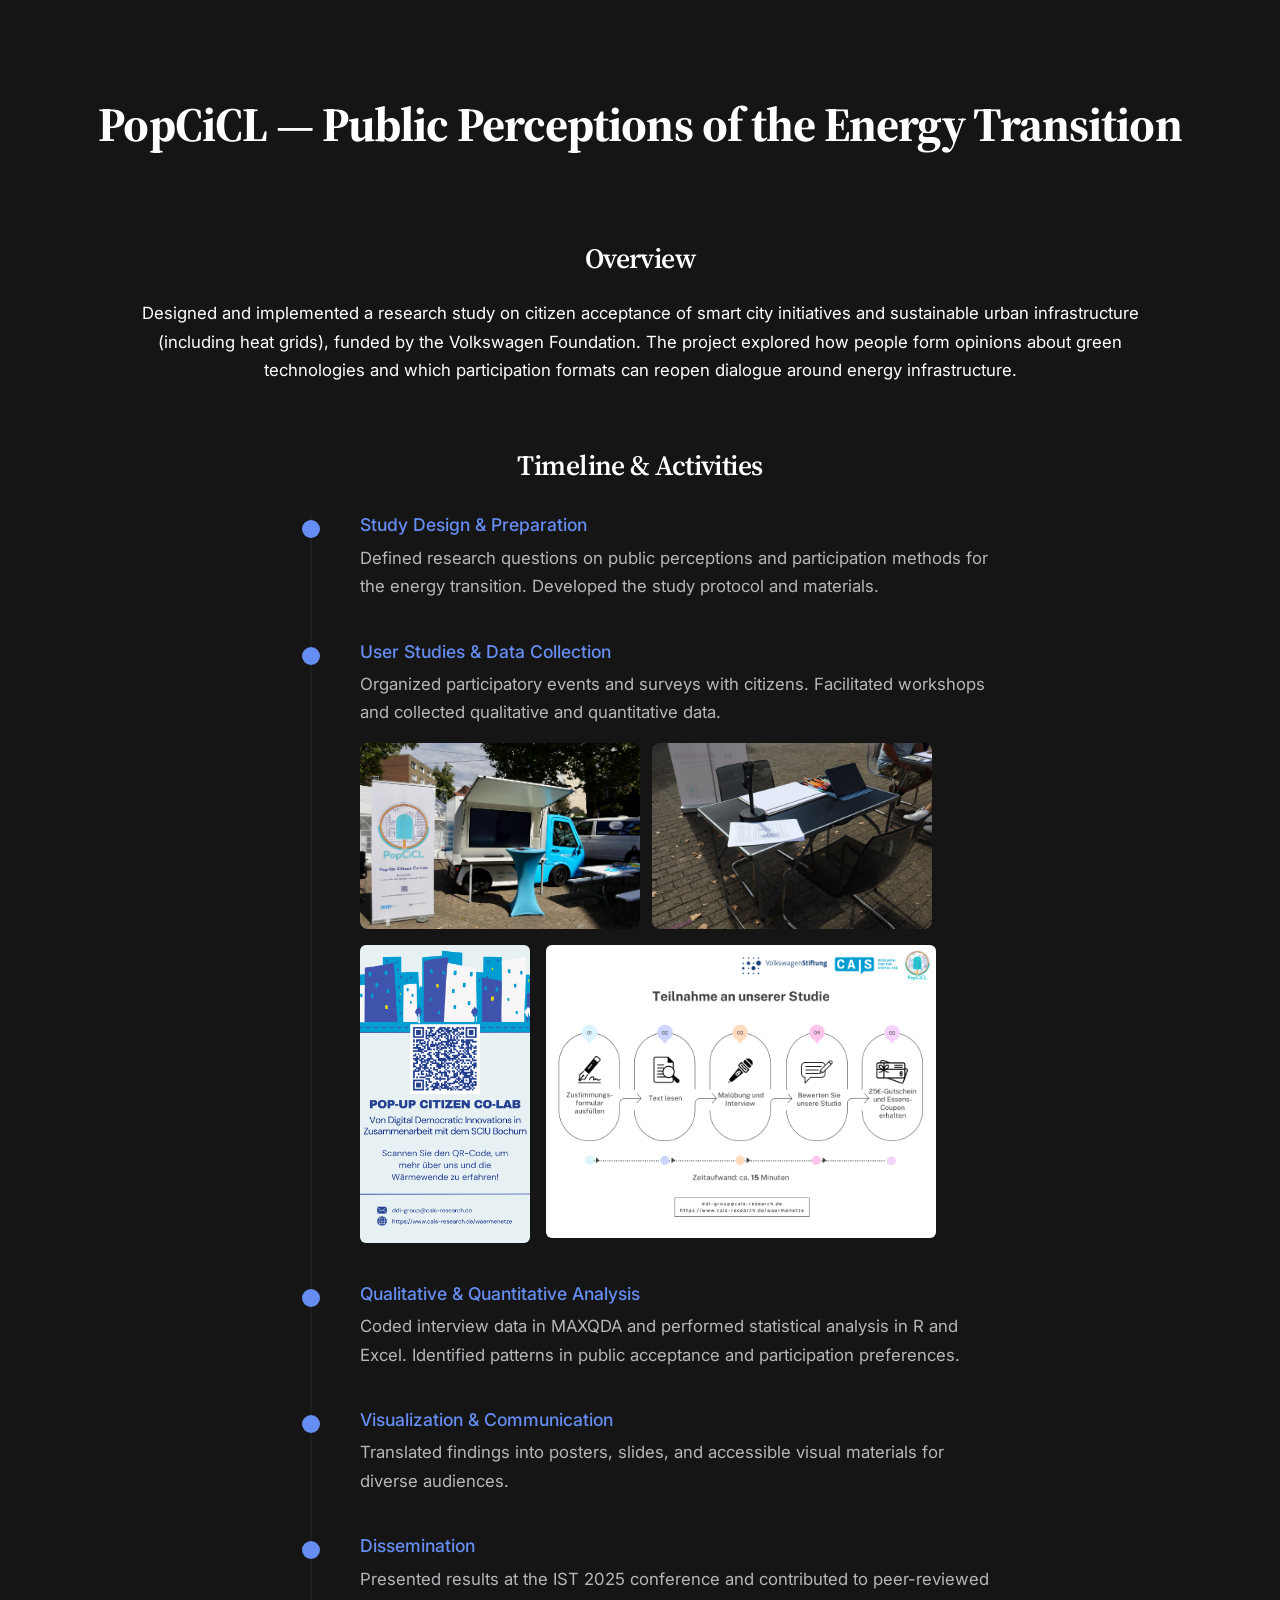
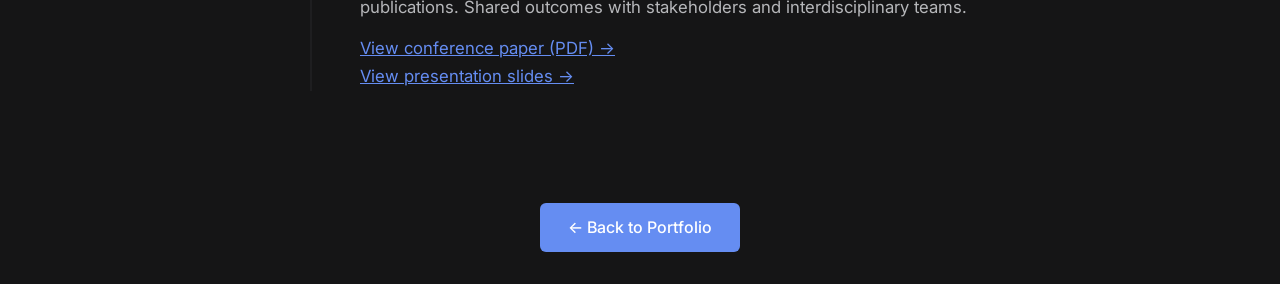
<file: cais-project.html>
<!DOCTYPE html>
<html lang="en">
<head>
    <meta charset="UTF-8">
    <meta name="viewport" content="width=device-width, initial-scale=1.0">
    <title>PopCiCL — Public Perceptions of the Energy Transition | Karen Hoffmann</title>
    <link rel="stylesheet" href="https://maxst.icons8.com/vue-static/landings/line-awesome/line-awesome/1.3.0/css/line-awesome.min.css">
    <link href="https://cdn.jsdelivr.net/npm/bootstrap@5.2.0-beta1/dist/css/bootstrap.min.css" rel="stylesheet">
    <link rel="stylesheet" href="assets/css/main.css">
    <style>
        body { background: #151516; color: #fff; }
        .project-hero { padding: 6rem 0 3rem; text-align: center; }
        .project-hero h1 { font-size: clamp(2rem, 5vw, 3rem); margin-bottom: 0.5rem; }
        .project-hero .meta { color: #B6B7BA; margin-bottom: 2rem; }
        .section { padding: 2rem 0; max-width: 800px; margin: 0 auto; }
        .section h2 { text-align: center; margin-bottom: 1.5rem; }
        .timeline { position: relative; max-width: 700px; margin: 2rem auto 3rem; }
        .timeline::before { content: ""; position: absolute; left: 20px; top: 0; bottom: 0; width: 2px; background: #1E1E20; z-index: 0; }
        .timeline-item { position: relative; padding-left: 70px; margin-bottom: 2.5rem; z-index: 1; }
        .timeline-item::before { content: ""; position: absolute; left: 12px; top: 6px; width: 18px; height: 18px; background: #658DF2; border-radius: 50%; }
        .timeline-item h3 { margin-bottom: 0.5rem; color: #658DF2; }
        .timeline-item p { color: #B6B7BA; max-width: none; margin-bottom: 0; }
        .gallery { display: flex; flex-wrap: wrap; justify-content: center; gap: 1.5rem; margin: 2rem 0; }
        .gallery img { width: 280px; height: 200px; object-fit: cover; border-radius: 8px; }
        .section.text-center { text-align: center; }
        .section.text-center p { margin-left: auto; margin-right: auto; }
        .section.overview {
            max-width: 1500px !important;
            width: 100%;
            }
    </style>
</head>
<body>
    <div class="container">
        <div class="project-hero">
            <h1>PopCiCL — Public Perceptions of the Energy Transition</h1>
        </div>

        <div class="section text-center overview">
            <h2>Overview</h2>
            <p style="max-width: 1000px; margin: 0 auto;">
    Designed and implemented a research study on citizen acceptance of smart city initiatives and sustainable urban infrastructure (including heat grids), funded by the Volkswagen Foundation. The project explored how people form opinions about green technologies and which participation formats can reopen dialogue around energy infrastructure.
</p>
   </div>

        <div class="section text-center">
            <h2>Timeline & Activities</h2>
            <div class="timeline" style="text-align: left;">
                <div class="timeline-item">
                    <h3>Study Design & Preparation</h3>
                    <p>Defined research questions on public perceptions and participation methods for the energy transition. Developed the study protocol and materials.</p>
                </div>
                <div class="timeline-item">
                    <h3>User Studies & Data Collection</h3>
                    <p>Organized participatory events and surveys with citizens. Facilitated workshops and collected qualitative and quantitative data.</p>
                    <div style="display:flex; gap:12px; flex-wrap:nowrap; margin-top:1rem;">
                        <img src="assets/images/works/cais-van.png" alt="PopCiCL pop-up citizen lab setup" style="width:280px; height:auto; border-radius:8px; flex-shrink:0;">
                        <img src="assets/images/works/table.png" alt="Study materials and recording setup" style="width:280px; height:auto; border-radius:8px; flex-shrink:0;">
                    </div>
                    <div style="display:flex; gap:1rem; flex-wrap:wrap; justify-content:flex-start; margin-top:1rem; align-items:flex-start;">
                        <img src="assets/images/works/card.png" alt="PopCiCL info card" style="width:170px; height:auto; border-radius:6px;">
                        <img src="assets/images/works/workflow.png" alt="Study participation workflow" style="width:390px; height:auto; border-radius:6px;">
                    </div>
                </div>
                <div class="timeline-item">
                    <h3>Qualitative & Quantitative Analysis</h3>
                    <p>Coded interview data in MAXQDA and performed statistical analysis in R and Excel. Identified patterns in public acceptance and participation preferences.</p>
                </div>
                <div class="timeline-item">
                    <h3>Visualization & Communication</h3>
                    <p>Translated findings into posters, slides, and accessible visual materials for diverse audiences.</p>

                </div>
                <div class="timeline-item">
                    <h3>Dissemination</h3>
                    <p>Presented results at the IST 2025 conference and contributed to peer-reviewed publications. Shared outcomes with stakeholders and interdisciplinary teams.</p>
                    <p style="margin-top:0.75rem;">
                        <a href="https://drive.google.com/file/d/1XWVXzsA1Bxu6w6Y0zgLJfqfFvOuKeKpN/view?usp=share_link" target="_blank" style="color:#658DF2;">View conference paper (PDF) →</a><br>
                        <a href="https://docs.google.com/presentation/d/1YYmQL1NAjVzNtkTVc1jXXqvcZwOLng-o/edit?usp=share_link" target="_blank" style="color:#658DF2;">View presentation slides →</a>
                    </p>
                </div>
            </div>
        </div>
        <div class="section text-center">
            <a href="index.html#my_work" class="btn-custom-blue">← Back to Portfolio</a>
        </div>
    </div>
</body>
</html>
</file>
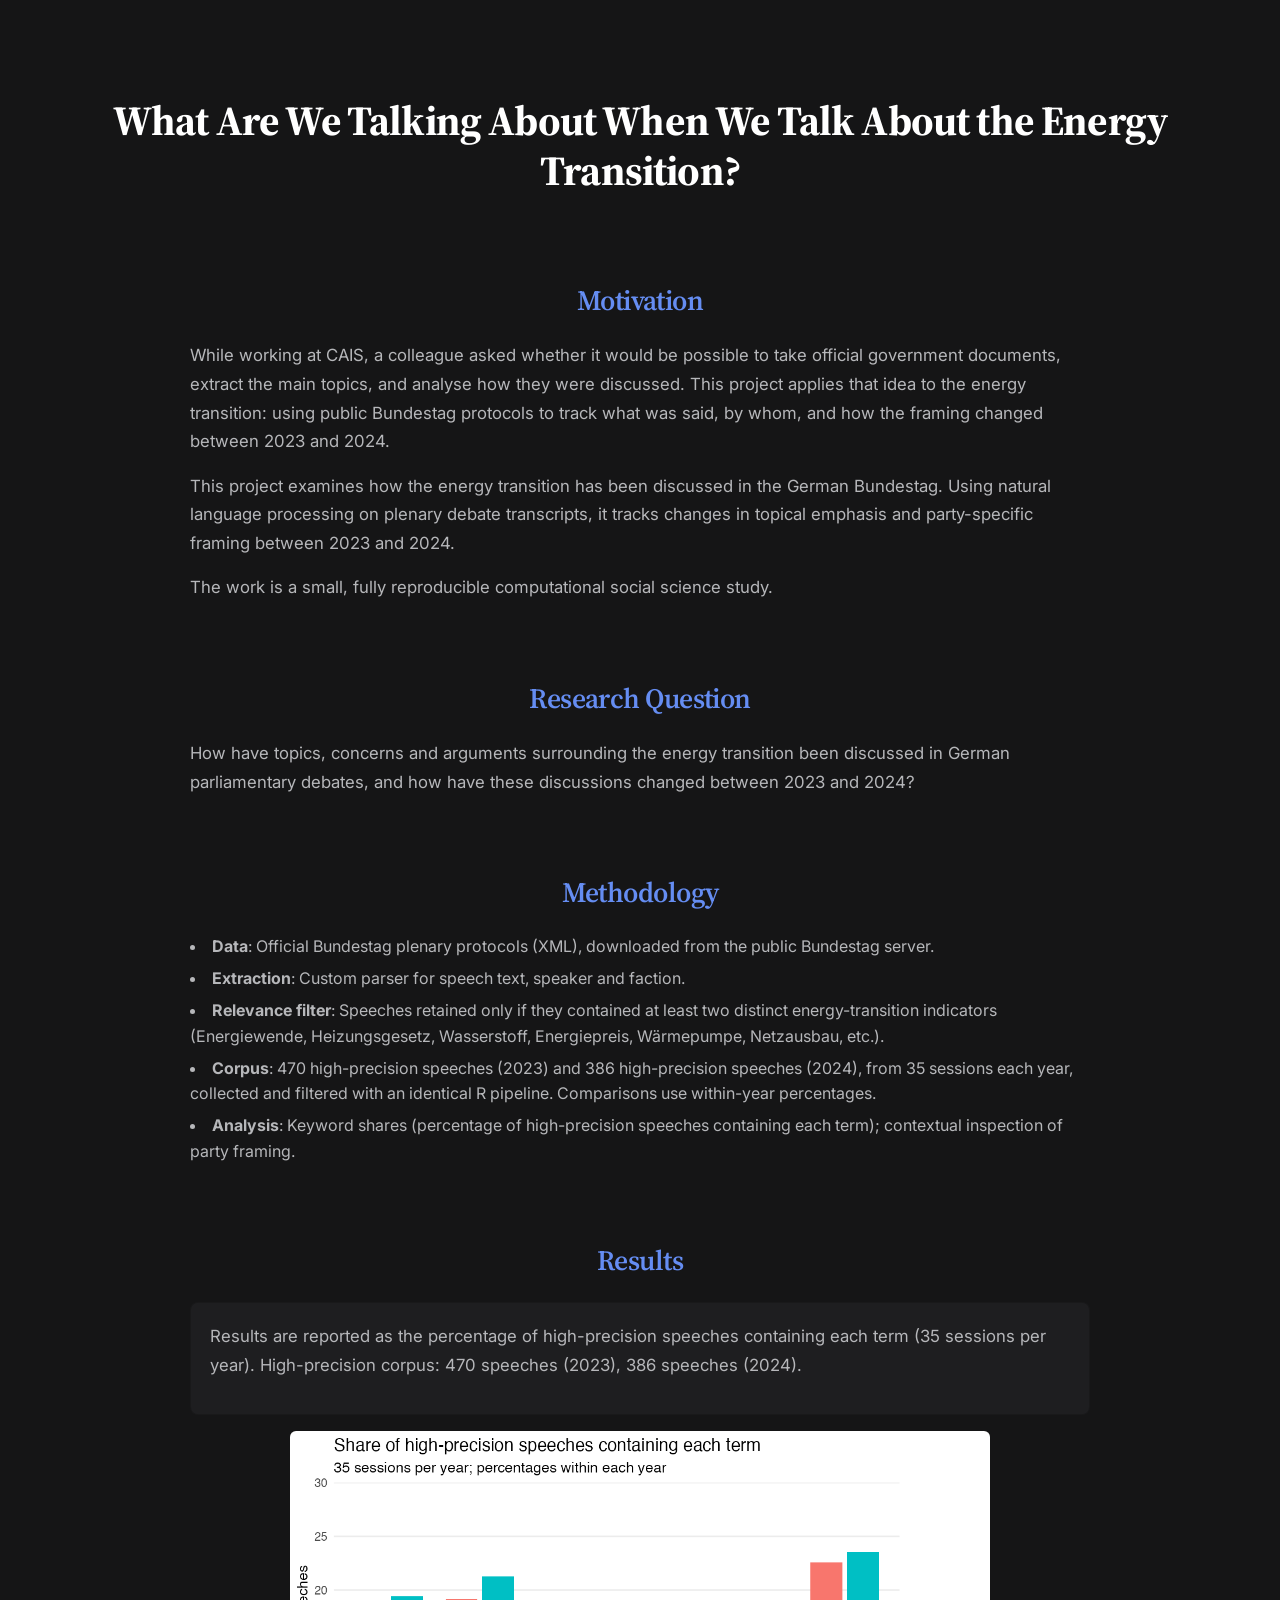
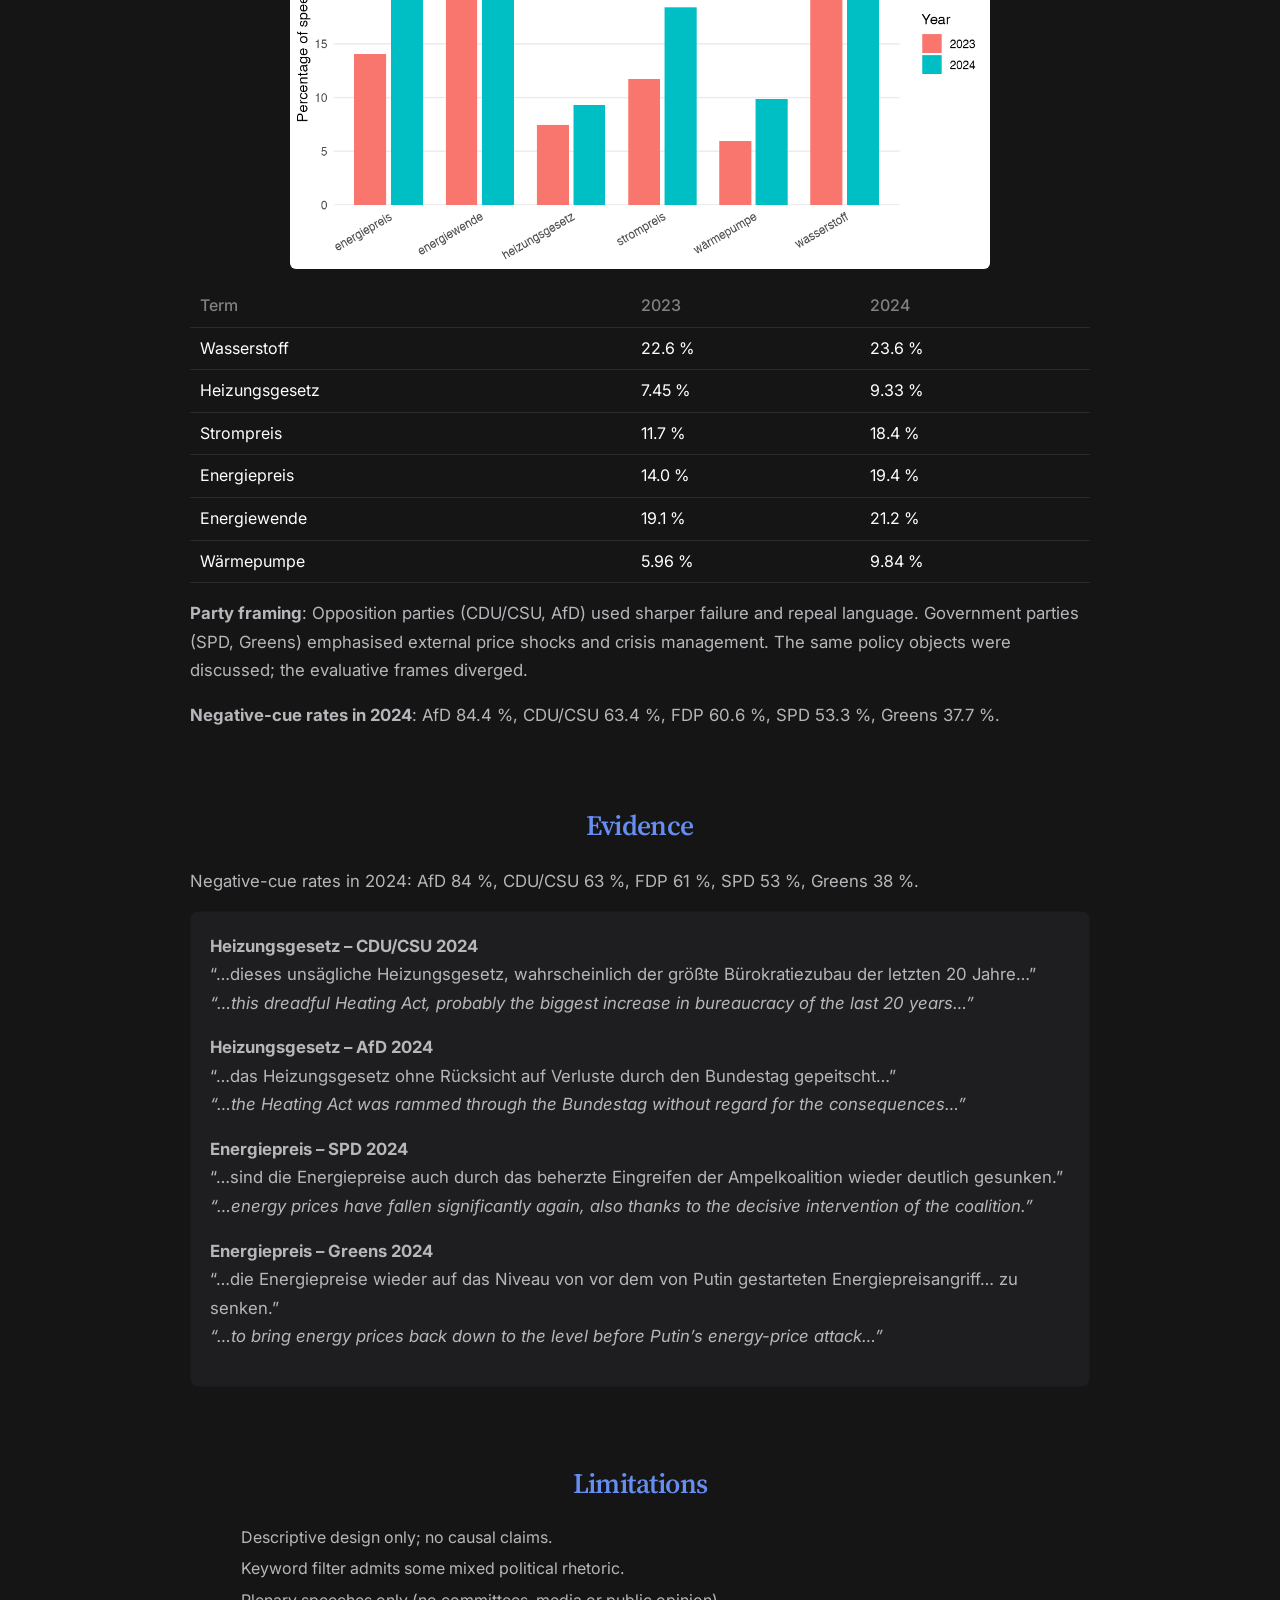
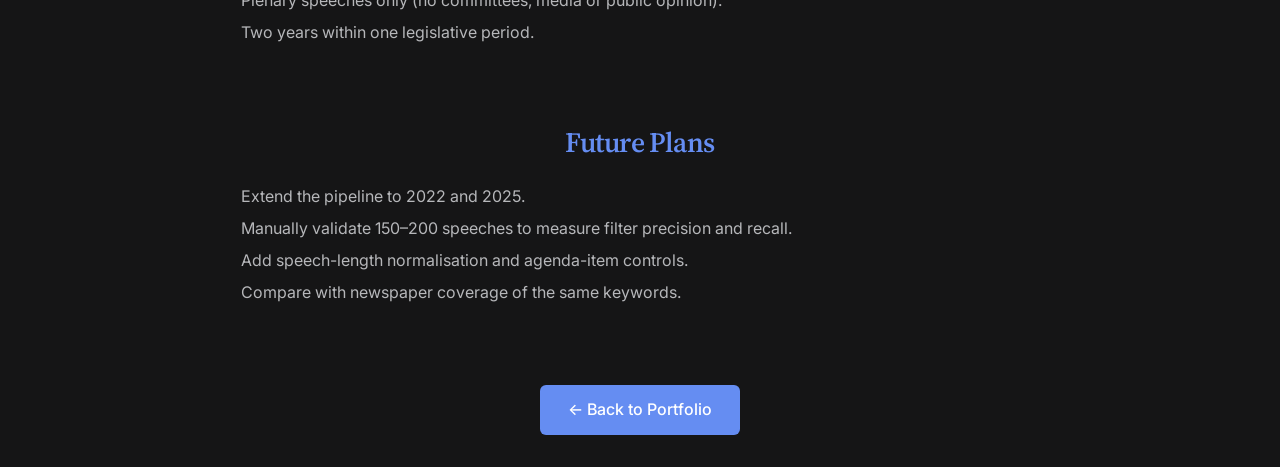
<file: energy-discourse.html>
<!DOCTYPE html>
<html lang="en">
<head>
    <meta charset="UTF-8">
    <meta name="viewport" content="width=device-width, initial-scale=1.0">
    <title>Energy Transition Discourse | Karen Hoffmann</title>
    <link rel="stylesheet" href="https://maxst.icons8.com/vue-static/landings/line-awesome/line-awesome/1.3.0/css/line-awesome.min.css">
    <link href="https://cdn.jsdelivr.net/npm/bootstrap@5.2.0-beta1/dist/css/bootstrap.min.css" rel="stylesheet">
    <link rel="stylesheet" href="assets/css/main.css">
    <style>
        body { background: #151516; color: #fff; }
        .project-hero { padding: 6rem 0 3rem; text-align: center; }
        .project-hero h1 { font-size: clamp(1.8rem, 4.5vw, 2.6rem); margin-bottom: 0.5rem; }
        .project-hero .meta { color: #B6B7BA; margin-bottom: 2rem; line-height: 1.6; }
        .section { padding: 2rem 0; max-width: 900px; margin: 0 auto; }
        .section h2 { text-align: center; margin-bottom: 1.5rem; color: #658DF2; }
        .section p, .section li { color: #B6B7BA; max-width: none; }
        .section ul { margin-left: 1.2rem; }
        .section li { margin-bottom: 0.4rem; }
        table { width: 100%; border-collapse: collapse; margin: 1rem 0; }
        th, td { text-align: left; padding: 0.5rem 0.6rem; border-bottom: 1px solid #2a2a2c; }
        th { color: #808185; font-weight: 500; }
        .card { background: #1E1E20; border-radius: 8px; padding: 1.2rem; margin: 1rem 0; }
        .back-link { margin-top: 1rem; display: inline-block; }
        .section.text-center { text-align: center; }
        a { color: #658DF2; }
    </style>
</head>
<body>
    <div class="container">
        <div class="project-hero">
            <h1>What Are We Talking About When We Talk About the Energy Transition?</h1>
         </div>

        <div class="section">
            <h2>Motivation</h2>
            <p>While working at CAIS, a colleague asked whether it would be possible to take official government documents, extract the main topics, and analyse how they were discussed. This project applies that idea to the energy transition: using public Bundestag protocols to track what was said, by whom, and how the framing changed between 2023 and 2024.</p>
            <p>This project examines how the energy transition has been discussed in the German Bundestag. Using natural language processing on plenary debate transcripts, it tracks changes in topical emphasis and party-specific framing between 2023 and 2024.</p>
            <p>The work is a small, fully reproducible computational social science study.</p>
        </div>

        <div class="section">
            <h2>Research Question</h2>
            <p>How have topics, concerns and arguments surrounding the energy transition been discussed in German parliamentary debates, and how have these discussions changed between 2023 and 2024?</p>
        </div>

        <div class="section">
            <h2>Methodology</h2>
            <p>
                <li><strong>Data</strong>: Official Bundestag plenary protocols (XML), downloaded from the public Bundestag server.</li>
                <li><strong>Extraction</strong>: Custom parser for speech text, speaker and faction.</li>
                <li><strong>Relevance filter</strong>: Speeches retained only if they contained at least two distinct energy-transition indicators (Energiewende, Heizungsgesetz, Wasserstoff, Energiepreis, Wärmepumpe, Netzausbau, etc.).</li>
                <li><strong>Corpus</strong>: 470 high-precision speeches (2023) and 386 high-precision speeches (2024), from 35 sessions each year, collected and filtered with an identical R pipeline. Comparisons use within-year percentages.</li>
                <li><strong>Analysis</strong>: Keyword shares (percentage of high-precision speeches containing each term); contextual inspection of party framing.</li>
            </p>
        </div>

        <div class="section">
            <h2>Results</h2>
            <div class="card">
                <p>Results are reported as the percentage of high-precision speeches containing each term (35 sessions per year). High-precision corpus: 470 speeches (2023), 386 speeches (2024).</p>
            </div>
            <img src="assets/images/works/chart.png" alt="Keyword shares 2023 vs 2024" style="width:100%; max-width:700px; border-radius:6px; margin:1rem auto; display:block;">
            <table>
                <thead>
                    <tr><th>Term</th><th>2023</th><th>2024</th></tr>
                </thead>
                <tbody>
                    <tr><td>Wasserstoff</td><td>22.6 %</td><td>23.6 %</td></tr>
                    <tr><td>Heizungsgesetz</td><td>7.45 %</td><td>9.33 %</td></tr>
                    <tr><td>Strompreis</td><td>11.7 %</td><td>18.4 %</td></tr>
                    <tr><td>Energiepreis</td><td>14.0 %</td><td>19.4 %</td></tr>
                    <tr><td>Energiewende</td><td>19.1 %</td><td>21.2 %</td></tr>
                    <tr><td>Wärmepumpe</td><td>5.96 %</td><td>9.84 %</td></tr>
                </tbody>
            </table>
            <p><strong>Party framing</strong>: Opposition parties (CDU/CSU, AfD) used sharper failure and repeal language. Government parties (SPD, Greens) emphasised external price shocks and crisis management. The same policy objects were discussed; the evaluative frames diverged.</p>
            <p><strong>Negative-cue rates in 2024</strong>: AfD 84.4 %, CDU/CSU 63.4 %, FDP 60.6 %, SPD 53.3 %, Greens 37.7 %.</p>
        </div>

        <div class="section">
            <h2>Evidence</h2>
            <p>Negative-cue rates in 2024: AfD 84 %, CDU/CSU 63 %, FDP 61 %, SPD 53 %, Greens 38 %.</p>
            <div class="card">
                <p><strong>Heizungsgesetz – CDU/CSU 2024</strong><br>
                “…dieses unsägliche Heizungsgesetz, wahrscheinlich der größte Bürokratiezubau der letzten 20 Jahre…”<br>
                <em>“…this dreadful Heating Act, probably the biggest increase in bureaucracy of the last 20 years…”</em></p>
                <p><strong>Heizungsgesetz – AfD 2024</strong><br>
                “…das Heizungsgesetz ohne Rücksicht auf Verluste durch den Bundestag gepeitscht…”<br>
                <em>“…the Heating Act was rammed through the Bundestag without regard for the consequences…”</em></p>
                <p><strong>Energiepreis – SPD 2024</strong><br>
                “…sind die Energiepreise auch durch das beherzte Eingreifen der Ampelkoalition wieder deutlich gesunken.”<br>
                <em>“…energy prices have fallen significantly again, also thanks to the decisive intervention of the coalition.”</em></p>
                <p><strong>Energiepreis – Greens 2024</strong><br>
                “…die Energiepreise wieder auf das Niveau von vor dem von Putin gestarteten Energiepreisangriff… zu senken.”<br>
                <em>“…to bring energy prices back down to the level before Putin’s energy-price attack…”</em></p>
            </div>
        </div>

        <div class="section">
            <h2>Limitations</h2>
            <ul>
                <li>Descriptive design only; no causal claims.</li>
                <li>Keyword filter admits some mixed political rhetoric.</li>
                <li>Plenary speeches only (no committees, media or public opinion).</li>
                <li>Two years within one legislative period.</li>
            </ul>
        </div>

        <div class="section">
            <h2>Future Plans</h2>
            <ul>
                <li>Extend the pipeline to 2022 and 2025.</li>
                <li>Manually validate 150–200 speeches to measure filter precision and recall.</li>
                <li>Add speech-length normalisation and agenda-item controls.</li>
                <li>Compare with newspaper coverage of the same keywords.</li>
            </ul>
        </div>

        <div class="section text-center">
            <a href="index.html#my_work" class="btn-custom-blue">← Back to Portfolio</a>
        </div>
    </div>
</body>
</html>
</file>
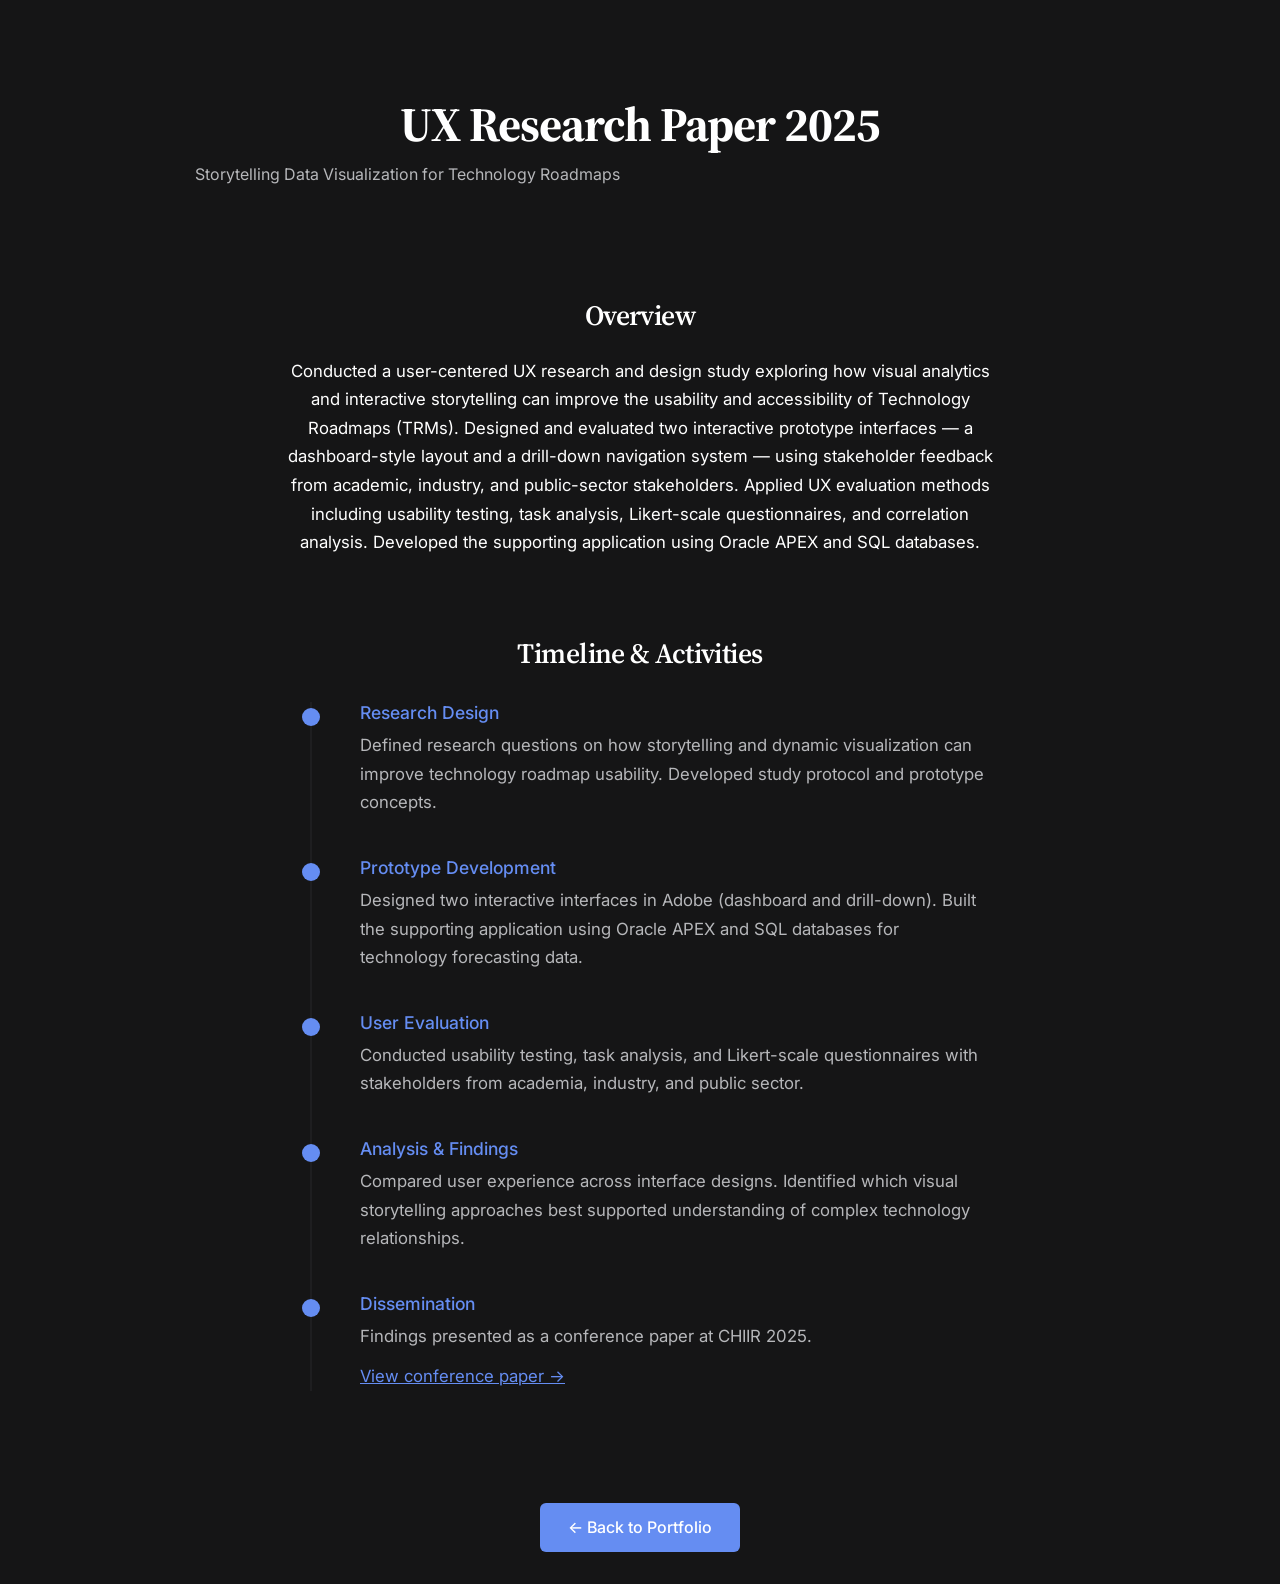
<file: thesis-project.html>
<!DOCTYPE html>
<html lang="en">
<head>
    <meta charset="UTF-8">
    <meta name="viewport" content="width=device-width, initial-scale=1.0">
    <title>UX Research Paper 2025: Storytelling Data Visualization for Technology Roadmaps | Karen Hoffmann</title>
    <link rel="stylesheet" href="https://maxst.icons8.com/vue-static/landings/line-awesome/line-awesome/1.3.0/css/line-awesome.min.css">
    <link href="https://cdn.jsdelivr.net/npm/bootstrap@5.2.0-beta1/dist/css/bootstrap.min.css" rel="stylesheet">
    <link rel="stylesheet" href="assets/css/main.css">
    <style>
        body { background: #151516; color: #fff; }
        .project-hero { padding: 6rem 0 3rem; text-align: center; }
        .project-hero h1 { font-size: clamp(2rem, 5vw, 3rem); margin-bottom: 0.5rem; }
        .project-hero .meta { color: #B6B7BA; margin-bottom: 2rem; line-height: 1.6; font-size: 1rem; }
        .section { padding: 2rem 0; max-width: 900px; margin: 0 auto; }
        .section.overview { max-width: 1000px !important; }
        .section h2 { text-align: center; margin-bottom: 1.5rem; }
        .timeline { position: relative; max-width: 700px; margin: 2rem auto 3rem; }
        .timeline::before { content: ""; position: absolute; left: 20px; top: 0; bottom: 0; width: 2px; background: #1E1E20; z-index: 0; }
        .timeline-item { position: relative; padding-left: 70px; margin-bottom: 2.5rem; z-index: 1; }
        .timeline-item::before { content: ""; position: absolute; left: 12px; top: 6px; width: 18px; height: 18px; background: #658DF2; border-radius: 50%; }
        .timeline-item h3 { margin-bottom: 0.5rem; color: #658DF2; }
        .timeline-item p { color: #B6B7BA; max-width: none; margin-bottom: 0; }
        .back-link { margin-top: 1rem; display: inline-block; }
        .section.text-center { text-align: center; }
        .section.text-center p { margin-left: auto; margin-right: auto; }
        a { color: #658DF2; }
    </style>
</head>
<body>
    <div class="container">
        <div class="project-hero">
            <h1>UX Research Paper 2025</h1>
            <p class="meta">Storytelling Data Visualization for Technology Roadmaps</p>
        </div>

        <div class="section text-center overview">
            <h2>Overview</h2>
            <p>Conducted a user-centered UX research and design study exploring how visual analytics and interactive storytelling can improve the usability and accessibility of Technology Roadmaps (TRMs). Designed and evaluated two interactive prototype interfaces — a dashboard-style layout and a drill-down navigation system — using stakeholder feedback from academic, industry, and public-sector stakeholders. Applied UX evaluation methods including usability testing, task analysis, Likert-scale questionnaires, and correlation analysis. Developed the supporting application using Oracle APEX and SQL databases.</p>
        </div>

        <div class="section text-center">
            <h2>Timeline & Activities</h2>
            <div class="timeline" style="text-align: left;">
                <div class="timeline-item">
                    <h3>Research Design</h3>
                    <p>Defined research questions on how storytelling and dynamic visualization can improve technology roadmap usability. Developed study protocol and prototype concepts.</p>
                </div>
                <div class="timeline-item">
                    <h3>Prototype Development</h3>
                    <p>Designed two interactive interfaces in Adobe (dashboard and drill-down). Built the supporting application using Oracle APEX and SQL databases for technology forecasting data.</p>
                </div>
                <div class="timeline-item">
                    <h3>User Evaluation</h3>
                    <p>Conducted usability testing, task analysis, and Likert-scale questionnaires with stakeholders from academia, industry, and public sector.</p>
                </div>
                <div class="timeline-item">
                    <h3>Analysis & Findings</h3>
                    <p>Compared user experience across interface designs. Identified which visual storytelling approaches best supported understanding of complex technology relationships.</p>
                </div>
                <div class="timeline-item">
                    <h3>Dissemination</h3>
                    <p>Findings presented as a conference paper at CHIIR 2025.</p>
                    <p style="margin-top:0.75rem;">
                        <a href="https://drive.google.com/file/d/1w_us-GLS4TGEGy2M5GQNI9XxXJPyD7VK/view?usp=sharing" target="_blank">View conference paper →</a>
                    </p>
                </div>
            </div>
        </div>

        <div class="section text-center">
            <a href="index.html#my_work" class="btn-custom-blue">← Back to Portfolio</a>
        </div>
    </div>
</body>
</html>
</file>
<file: assets/css/main.css>
@import url("https://fonts.googleapis.com/css2?family=Playfair+Display:ital,wght@0,400;0,700&family=Inter:wght@300;400;500;600;700&family=Source+Serif+4:opsz,wght@8..60,400;8..60,600;8..60,700&display=swap");

/* ==========================================================================
   Reset & Base
   ========================================================================== */
*,
*::before,
*::after {
  margin: 0;
  padding: 0;
  box-sizing: border-box;
}

ul {
  list-style: none;
}

body {
  background: #151516;
  font-family: "Inter", system-ui, -apple-system, sans-serif;
  line-height: 1.6;
  color: #fff;
}

h1, h2, h4, h5, h6 {
  font-family: "Source Serif 4", "Playfair Display", Georgia, serif;
  letter-spacing: -0.02em;
  line-height: 1.2;
}

h1 {
  font-size: clamp(2.5rem, 5vw, 3.5rem);
  font-weight: 700;
}

h2 {
  font-size: 1.75rem;
  font-weight: 600;
  margin-bottom: 1rem;
}

h3 {
  font-family: "Inter", sans-serif;
  font-size: 1.1rem;
  font-weight: 500;
}

p {
  font-size: 1.05rem;
  line-height: 1.7;
  margin-bottom: 1rem;
  max-width: 65ch;
}

/* ==========================================================================
   Layout
   ========================================================================== */
main {
  margin-left: 80px;
  min-height: 100vh;
}

main > section {
  display: none;
  padding: 5rem 2rem 4rem;
}

main > section.active {
  display: block;
}

main > section:not(#home) {
  padding-top: 4rem;
}

/* ==========================================================================
   Sidebar
   ========================================================================== */
#sidebar {
  position: fixed;
  left: 0;
  top: 0;
  height: 100vh;
  width: 80px;
  background: #111;
  z-index: 100;
  display: flex;
  flex-direction: column;
  align-items: center;
  padding-top: 2rem;
}

#sidebar.blur {
  filter: blur(2px);
}

#sidebar .toggle-sidebar {
  position: absolute;
  font-size: 30px;
  width: 45px;
  height: 45px;
  background: black;
  display: none;
  justify-content: center;
  align-items: center;
  right: -45px;
}

#sidebar .logo {
  height: 20%;
  padding-top: 1rem;
  text-align: center;
}

#sidebar nav {
  height: 60%;
  display: flex;
  align-items: center;
  justify-content: center;
}

#sidebar nav ul li {
  position: relative;
  margin-bottom: 2rem;
}

#sidebar nav ul li a {
  position: relative;
  display: flex;
  align-items: center;
  justify-content: center;
  text-decoration: none;
}

#sidebar nav ul li a:hover i {
  color: #fff;
}

#sidebar nav ul li a:hover + span {
  opacity: 1;
  left: 30px;
}

#sidebar nav ul li a:before {
  content: "";
  position: absolute;
  width: 46px;
  height: 46px;
  border-radius: 50%;
  background: #658DF2;
  opacity: 0;
  top: 50%;
  left: 50%;
  transform: translate(-50%, -50%) scale(0);
  transition: all 0.3s;
}

#sidebar nav ul li a.active:before {
  opacity: 0.15;
  transform: translate(-50%, -50%) scale(1);
}

#sidebar nav ul li a.active i {
  color: #658DF2;
}

#sidebar nav ul li a span {
  display: none;
}

#sidebar nav ul li a i {
  font-size: 18px;
  color: #B6B7BA;
  transition: all 0.3s;
}

#sidebar nav ul li > span {
  position: absolute;
  white-space: nowrap;
  top: -8px;
  left: 20px;
  padding: 7px 13px;
  background: rgba(30, 30, 32, 0.75);
  border-radius: 6px;
  opacity: 0;
  transition: all 0.3s;
}

#sidebar .toggle-mode {
  height: 20%;
  display: flex;
  align-items: flex-end;
  padding-bottom: 2rem;
}

#sidebar .toggle-mode .outer {
  width: 24px;
  height: 35px;
  background: #1E1E20;
  border-radius: 24px;
}

#sidebar .toggle-mode .outer .inner {
  position: relative;
  width: 14px;
  height: 14px;
  background: #658DF2;
  border-radius: 50%;
  margin: 16px auto 0;
}

#sidebar .toggle-mode .outer .inner:before {
  position: absolute;
  content: "";
  width: 14px;
  height: 14px;
  background: #1E1E20;
  top: -4px;
  left: 3px;
  border-radius: 50%;
}

/* ==========================================================================
   Buttons
   ========================================================================== */
.btn-custom-blue,
.btn-custom-dark {
  padding: 0.75rem 1.75rem;
  font-weight: 500;
  border-radius: 6px;
  display: inline-block;
  text-decoration: none;
  transition: opacity 0.2s ease, transform 0.2s ease;
}

.btn-custom-blue {
  background: #658DF2;
  color: #fff;
  border: none;
}

.btn-custom-dark {
  background: #2a2a2c;
  color: #fff;
  border: 1px solid #444;
  margin-left: 0.75rem;
}

.btn-custom-blue:hover,
.btn-custom-dark:hover {
  opacity: 0.9;
  transform: translateY(-1px);
}

/* ==========================================================================
   Home
   ========================================================================== */
#home {
  background-image: url("../images/bg-shape.png");
  background-repeat: no-repeat;
  background-position: 40vw -24px;
}

#home .info {
  padding-top: 12rem;
}

#home .info img.person-circle {
  margin-bottom: 1.5rem;
}

#home .info h1 {
  margin-bottom: 1.5rem;
}

#home .info h1 span {
  color: #B6B7BA;
}

#home .info .field {
  display: flex;
  align-items: center;
  margin-bottom: 1rem;
}

#home .info .field h2 {
  color: #B6B7BA;
  margin: 0;
}

#home .info .field span {
  font-size: 1.3rem;
  margin-left: 0.15rem;
}

#home .info p {
  font-size: 1.125rem;
  line-height: 1.65;
  margin: 1.25rem 0 2rem;
  max-width: 430px;
}

#home .info .socials {
  margin-top: 8rem;
}

#home .info .socials ul {
  display: flex;
  flex-wrap: wrap;
  gap: 0.5rem;
}

#home .info .socials ul li a {
  display: flex;
  align-items: center;
  text-decoration: none;
  padding: 0.55rem 0.7rem;
  transition: all 0.3s;
}

#home .info .socials ul li a:hover {
  background: #1E1E20;
  border-radius: 6px;
}

#home .info .socials ul li a:hover span,
#home .info .socials ul li a:hover i {
  color: #fff;
}

#home .info .socials ul li a i {
  font-size: 18px;
  margin-right: 0.5rem;
  color: #B6B7BA;
  transition: all 0.3s;
}

#home .info .socials ul li a span {
  color: #808185;
  transition: all 0.3s;
}

#home .image {
  height: 100vh;
  display: flex;
  align-items: center;
  justify-content: flex-end;
}

#home .image img {
  border-radius: 8px;
  max-width: 100%;
  transition: all 0.3s;
}

#home .image img:hover {
  filter: saturate(200%) sepia(1);
}

/* Meteor shower */
#home .meteor-shower {
  position: absolute;
  width: 100%;
  height: 100vh;
  right: 0;
  top: 0;
  overflow: hidden;
  z-index: -1;
}

#home .meteor-shower .meteor {
  position: absolute;
  background-image: url("../images/meteor.png");
  width: 60px;
  height: 49px;
  opacity: 0;
  animation: meteor linear infinite;
}

@keyframes meteor {
  0% {
    transform: translate(300px, -300px);
    opacity: 1;
  }
  15% {
    transform: translate(-300px, 300px);
    opacity: 0;
  }
}

/* Individual meteor positions/delays (kept from original) */
#home .meteor-shower .meteor:nth-child(1) { top: 27vh; left: 40vw; animation-duration: 7551ms; animation-delay: 683ms; }
#home .meteor-shower .meteor:nth-child(2) { top: 1vh; left: 64vw; animation-duration: 3020ms; animation-delay: 3069ms; }
#home .meteor-shower .meteor:nth-child(3) { top: 74vh; left: 20vw; animation-duration: 7850ms; animation-delay: 2280ms; }
#home .meteor-shower .meteor:nth-child(4) { top: 3vh; left: 61vw; animation-duration: 6930ms; animation-delay: 726ms; }
#home .meteor-shower .meteor:nth-child(5) { top: 10vh; left: 80vw; animation-duration: 6809ms; animation-delay: 3119ms; }
#home .meteor-shower .meteor:nth-child(6) { top: 54vh; left: 33vw; animation-duration: 6200ms; animation-delay: 4360ms; }
#home .meteor-shower .meteor:nth-child(7) { top: 76vh; left: 34vw; animation-duration: 5883ms; animation-delay: 666ms; }
#home .meteor-shower .meteor:nth-child(8) { top: 24vh; left: 13vw; animation-duration: 3724ms; animation-delay: 1751ms; }
#home .meteor-shower .meteor:nth-child(9) { top: 45vh; left: 7vw; animation-duration: 3106ms; animation-delay: 4761ms; }
#home .meteor-shower .meteor:nth-child(10) { top: 30vh; left: 65vw; animation-duration: 6088ms; animation-delay: 1135ms; }
#home .meteor-shower .meteor:nth-child(11) { top: 58vh; left: 36vw; animation-duration: 4381ms; animation-delay: 427ms; }
#home .meteor-shower .meteor:nth-child(12) { top: 3vh; left: 21vw; animation-duration: 5420ms; animation-delay: 3091ms; }
#home .meteor-shower .meteor:nth-child(13) { top: 17vh; left: 51vw; animation-duration: 4450ms; animation-delay: 968ms; }
#home .meteor-shower .meteor:nth-child(14) { top: 15vh; left: 17vw; animation-duration: 6511ms; animation-delay: 4923ms; }
#home .meteor-shower .meteor:nth-child(15) { top: 46vh; left: 44vw; animation-duration: 5937ms; animation-delay: 3985ms; }

/* ==========================================================================
   About Me
   ========================================================================== */
#about_me .container {
  max-width: 1100px;
  margin: 0 auto;
}

/* Consistent font in About Me */
#about_me p,
#about_me .lead,
#about_me .info p {
  font-family: "Inter", system-ui, -apple-system, sans-serif !important;
  font-size: 1.05rem;
  line-height: 1.7;
  font-weight: 400;
}

#about_me p {
  max-width: none;
}

#about_me .hero .image img {
  border-radius: 8px;
  max-width: 80%;
  transition: all 0.3s;
}

#about_me .hero .info header {
  margin-bottom: 2.5rem;
  margin-top: 0.6rem;
}

#about_me .hero .info h2 {
  color: #B6B7BA;
  margin-bottom: 1rem;
}

#about_me .hero .info p {
  max-width: 560px;
  color: #B6B7BA;
}

#about_me .hero .info .items {
  margin-top: 1.8rem;
  margin-bottom: 3rem;
}

#about_me .hero .info .items .item {
  display: flex;
  margin-bottom: 1rem;
}

#about_me .hero .info .items .item .value {
  color: #B6B7BA;
  margin-left: 0.25rem;
}

#about_me .hero .info .buttons {
  display: inline-flex;
  flex-wrap: wrap;
  gap: 1.5rem;
}

/* Rate / skill dots */
#about_me .rate {
  display: flex;
  margin-top: 0.25rem;
}

#about_me .rate span {
  position: relative;
  display: flex;
  width: 15px;
  height: 15px;
}

#about_me .rate span:not(:last-child) {
  margin-right: 12px;
}

#about_me .rate span:before,
#about_me .rate span:after {
  position: absolute;
  content: "";
  width: 15px;
  height: 15px;
  border-radius: 4px;
  background: #1E1E20;
}

#about_me .rate span:before { transform: rotate(40deg); }
#about_me .rate span:after { transform: rotate(50deg); }

#about_me .rate span.fill:before,
#about_me .rate span.fill:after {
  background: #658DF2;
}

/* Languages & Key Skills */
#about_me .languages-skills {
  margin-top: 3.5rem;
  gap: 3rem;
}

#about_me .languages,
#about_me .key-skills {
  margin-bottom: 2rem;
}

#about_me .languages .item,
#about_me .key-skills .item {
  display: flex;
  flex-direction: column;
  align-items: flex-start;
  padding: 0.5rem 0;
}

#about_me .languages .info,
#about_me .key-skills h3 {
  margin-bottom: 0.35rem;
}

/* Web / Technical Skills */
.web-skills {
  margin-top: 3.5rem;
  text-align: center;
}

.web-skills .items {
  display: flex;
  flex-wrap: wrap;
  justify-content: center;
  gap: 1.25rem 1.75rem;
  max-width: 950px;
  margin: 0 auto;
}

.web-skills .item {
  flex: 0 0 90px;
  width: 90px;
  max-width: 90px;
  text-align: center;
  padding: 0.5rem;
}

.web-skills .item img {
  width: 64px;
  height: 64px;
  max-width: 64px;
  max-height: 64px;
  object-fit: contain;
  display: block;
  margin: 0 auto 0.5rem;
}

/* Certificates */
#about_me .certificates {
  margin-top: 7.5rem;
  margin-bottom: 12rem;
}

#about_me .certificates .items .item img {
  width: 100%;
  transition: all 0.3s;
}

#about_me .certificates .items .item img:hover {
  transform: scale(1.1);
}

/* ==========================================================================
   Resume
   ========================================================================== */
#my_resume {
  padding-bottom: 7rem;
  background-image: url("../images/bg-shape.png");
  background-repeat: no-repeat;
  background-position: 40vw 374px;
}

#my_resume header.has-bg {
  margin-bottom: 4rem;
}

#my_resume .items .item {
  display: flex;
}

#my_resume .items .item:not(:last-child) {
  margin-bottom: 2.6rem;
}

#my_resume .items .item.last .icon i,
#my_resume .items .item.last .box .title {
  color: #658DF2;
}

#my_resume .items .item:hover .icon,
#my_resume .items .item:hover .icon:before {
  background: rgba(11, 44, 128, 0.4);
}

#my_resume .items .item:hover .box {
  background: transparent;
}

#my_resume .items .item:hover .box:before {
  border-right-color: rgba(11, 44, 128, 0.4);
}

#my_resume .items .item:hover .box:after {
  width: 100%;
}

#my_resume .items .item .icon {
  position: relative;
  display: flex;
  justify-content: center;
  align-items: center;
  background: rgba(255, 255, 255, 0.05);
  width: 46px;
  height: 46px;
  border-radius: 50%;
  font-size: 18px;
  margin-right: 46px;
  margin-top: 23px;
  transition: all 0.3s;
}

#my_resume .items .item .icon:before {
  content: "";
  position: absolute;
  width: 1px;
  height: 126px;
  background: #1E1E20;
  top: 82px;
  transition: all 0.3s;
}

#my_resume .items .item .box {
  position: relative;
  padding: 2rem;
  background: rgba(30, 30, 32, 0.75);
  border-radius: 8px;
  text-align: left;
  z-index: 1;
  flex-grow: 1;
  transition: all 0.3s;
}

#my_resume .items .item .box:before {
  content: "";
  position: absolute;
  border-right: 9px solid rgba(30, 30, 32, 0.75);
  border-top: 9px solid transparent;
  border-bottom: 9px solid transparent;
  left: -9px;
  top: 36px;
}

#my_resume .items .item .box:after {
  content: "";
  position: absolute;
  width: 0;
  height: 100%;
  left: 0;
  top: 0;
  border-radius: 8px;
  background: rgba(11, 44, 128, 0.4);
  z-index: -1;
  transition: all 0.3s;
}

#my_resume .items .item .box .year {
  display: inline-block;
  font-size: 1.1rem;
  font-weight: 400;
  margin-bottom: 1rem;
}

#my_resume .items .item .box .title {
  margin-bottom: 1rem;
}

#my_resume .items .item .box p {
  font-size: 1.1rem;
  font-weight: 400;
  color: #B6B7BA;
  max-width: 600px;
}

#my_resume .education { padding-right: 2rem; }
#my_resume .experience { padding-left: 2rem; }

/* ==========================================================================
   Work
   ========================================================================== */
#my_work.blur {
  filter: blur(2px);
}

#my_work .filters {
  text-align: center;
  margin: 5rem 0 3.5rem;
}

#my_work .filters button {
  background: transparent;
  color: #808185;
  border: none;
  padding: 0.5rem 1rem;
  margin: 0 0.5rem 1rem;
  cursor: pointer;
}

#my_work .filters button.active {
  color: #fff;
  background: #1E1E20;
  border-radius: 8px;
}

#my_work .work-items .item {
  margin-bottom: 1.5rem;
}

#my_work .work-items .item .wrap {
  position: relative;
  overflow: hidden;
}

#my_work .work-items .item .wrap:hover:before {
  transform: rotate(0deg);
}

#my_work .work-items .item .wrap:hover:after {
  transform: translate(-50%, -50%) rotate(0deg);
}

#my_work .work-items .item .wrap:before {
  content: "";
  position: absolute;
  width: 100%;
  height: 100%;
  background: rgba(101, 141, 242, 0.6);
  border-radius: 8px;
  z-index: 1;
  cursor: pointer;
  transform: rotate(-100deg);
  transform-origin: top left;
  transition: all 0.3s;
}

#my_work .work-items .item .wrap:after {
  content: "View";
  position: absolute;
  width: 96%;
  height: 95%;
  background: rgba(21, 21, 22, 0.8);
  border-radius: 8px;
  transform-origin: bottom left;
  top: 50%;
  left: 50%;
  transform: translate(-50%, -50%) rotate(100deg);
  display: flex;
  justify-content: center;
  align-items: center;
  font-size: 1.5rem;
  letter-spacing: 3px;
  z-index: 2;
  cursor: pointer;
  transition: all 0.3s;
}

#my_work .work-items .item .wrap img {
  width: 100%;
  opacity: 0.5;
  border-radius: 8px;
  cursor: pointer;
}

/* Modal */
.modal#workModal .modal-dialog {
  max-width: 863px;
}

.modal#workModal .modal-dialog .modal-content {
  background: #1E1E20;
  padding: 2rem;
}

.modal#workModal .modal-dialog .modal-content .modal-body {
  padding: 0;
  position: static;
}

.modal#workModal .modal-dialog .modal-content .modal-body .modal-close-button {
  position: absolute;
  right: -23px;
  top: -23px;
  background: #151516;
  font-size: 22px;
  width: 46px;
  height: 46px;
  border-radius: 50%;
  border: none;
  transition: all 0.3s;
  cursor: pointer;
}

.modal#workModal .modal-dialog .modal-content .modal-body .modal-close-button:hover {
  background: #0b2c80;
}

.modal#workModal .modal-dialog .modal-content .modal-body img {
  width: 100%;
  height: 532px;
  object-fit: cover;
  border-radius: 8px;
}

.modal#workModal .modal-dialog .modal-content .modal-body .left {
  padding-right: 2rem;
}

.modal#workModal .modal-dialog .modal-content .modal-body .left h2 {
  margin: 2rem 0 1rem;
}

.modal#workModal .modal-dialog .modal-content .modal-body .left p {
  color: #B6B7BA;
}

.modal#workModal .modal-dialog .modal-content .modal-body .right {
  padding-left: 2rem;
  padding-top: 5rem;
}

.modal#workModal .modal-dialog .modal-content .modal-body .right i {
  font-size: 18px;
  margin-right: 0.15rem;
}

.modal#workModal .modal-dialog .modal-content .modal-body .right .value {
  color: #B6B7BA;
}

.modal#workModal .modal-dialog .modal-content .modal-body .right .project-link {
  margin-top: 2rem;
}

.modal#workModal .modal-dialog .modal-content .modal-body .right .project-link a,
.modal#workModal .modal-dialog .modal-content .modal-body .right .project-link i {
  color: #658DF2;
  text-decoration: none;
}

.modal#workModal .modal-dialog .modal-content .modal-body .right .project-link a:hover {
  text-decoration: underline;
}

/* ==========================================================================
   Testimonials
   ========================================================================== */
#testimonial {
  background-image: url("../images/bg-shape.png");
  background-repeat: no-repeat;
  background-position: 60vw 374px;
  min-height: 100vh;
}

#testimonial .main-section .images {
  display: flex;
  flex-wrap: wrap;
  justify-content: center;
  align-items: center;
  margin: 10rem 0 0.4rem;
  gap: 1rem;
}

#testimonial .main-section .images img {
  width: 68px;
  height: 68px;
  opacity: 0.5;
  border-radius: 50%;
  cursor: pointer;
  margin-bottom: 1rem;
  transition: opacity 0.3s, filter 0.3s;
}

#testimonial .main-section .images img:hover {
  opacity: 1;
  filter: saturate(150%) sepia(0.5);
}

#testimonial .main-section .images img.active {
  width: 90px;
  height: 90px;
  opacity: 1;
}

#testimonial .main-section .comments {
  text-align: center;
}

#testimonial .main-section .comments .item {
  display: none;
}

#testimonial .main-section .comments .item.active {
  display: inline-block;
}

#testimonial .main-section .comments .item.active .box {
  position: relative;
  background: rgba(30, 30, 32, 0.75);
  padding: 2rem;
  border-radius: 8px;
}

#testimonial .main-section .comments .item.active .box:before {
  content: "";
  position: absolute;
  border-bottom: 9px solid rgba(30, 30, 32, 0.75);
  border-left: 9px solid transparent;
  border-right: 9px solid transparent;
  top: -9px;
  left: 50%;
  transform: translateX(-50%);
}

#testimonial .main-section .comments .item.active .box p {
  font-family: "Playfair Display", serif;
  font-size: 1.5rem;
  font-weight: 700;
  line-height: 1.75;
  max-width: 710px;
  animation: scaleUp 1s;
}

#testimonial .main-section .comments .item.active .box p span {
  font-size: 5.4rem;
  color: #658DF2;
  line-height: 0;
  vertical-align: -2rem;
}

#testimonial .main-section .comments .item.active .writer {
  margin: 2rem 0 1rem;
  animation: scaleUp 1s;
}

#testimonial .main-section .comments .item.active .writer span.field {
  color: #808185;
}

@keyframes scaleUp {
  0% { transform: scale(0) rotate(20deg); }
  100% { transform: scale(1) rotate(0deg); }
}

/* ==========================================================================
   Contact
   ========================================================================== */
#contact_me {
  background-image: url("../images/bg-shape.png");
  background-repeat: no-repeat;
  background-position: 53vw 574px;
  min-height: 100vh;
}

#contact_me .container {
  margin-top: 7.5rem;
}

#contact_me .container .form {
  padding-right: 4rem;
}

#contact_me .container .form .form-item {
  position: relative;
  margin-bottom: 2rem;
}

#contact_me .container .form .form-item.focus label {
  top: -3px;
  font-size: 0.75rem;
}

#contact_me .container .form .form-item.focus:after {
  width: 100%;
}

#contact_me .container .form .form-item:before {
  content: "";
  position: absolute;
  height: 2px;
  width: 100%;
  background: #808185;
  bottom: 0;
  left: 0;
}

#contact_me .container .form .form-item:after {
  content: "";
  position: absolute;
  height: 2px;
  width: 0;
  background: #fff;
  bottom: 0;
  left: 0;
  transition: all 0.3s;
}

#contact_me .container .form .form-item label {
  position: absolute;
  top: 17px;
  color: #808185;
  transition: all 0.3s;
}

#contact_me .container .form .form-item input,
#contact_me .container .form .form-item textarea {
  width: 100%;
  background: transparent;
  outline: none;
  border: none;
  padding: 1rem 0;
  color: #fff;
}

#contact_me .container .form .form-item textarea {
  resize: none;
  min-height: 171px;
}

#contact_me .container .info {
  padding-left: 4rem;
}

#contact_me .container .info .item {
  display: flex;
  align-items: center;
  margin-bottom: 2rem;
}

#contact_me .container .info .item:hover i {
  background: #658DF2;
}

#contact_me .container .info .item i {
  display: flex;
  justify-content: center;
  align-items: center;
  flex-shrink: 0;
  width: 46px;
  height: 46px;
  background: rgba(255, 255, 255, 0.05);
  border-radius: 50%;
  font-size: 18px;
  margin-right: 1rem;
  transition: all 0.3s;
}

#contact_me .container .info .item .text .title {
  color: #B6B7BA;
}

#contact_me .container .info .item .text a {
  display: block;
  color: #fff;
  text-decoration: none;
}

/* ==========================================================================
   Section Headers
   ========================================================================== */
main > section header.has-bg {
  position: relative;
  display: inline-flex;
}

main > section header.has-bg img {
  position: absolute;
  top: 15px;
  left: -72px;
}

main > section header.custom {
  position: relative;
  text-align: center;
  margin-bottom: 2.6rem;
}

main > section header.custom:before {
  content: "";
  position: absolute;
  width: 100%;
  height: 2px;
  background: #1E1E20;
  left: 0;
  top: 50%;
  transform: translateY(-50%);
  z-index: -1;
}

main > section header.custom h2 {
  display: inline-block;
  padding: 0 1.5rem;
  background: #151516;
}

/* ==========================================================================
   Responsive
   ========================================================================== */
@media (min-width: 1400px) {
  .container {
    max-width: 1200px;
  }
}

@media (max-width: 1199px) {
  #about_me .languages-skills .languages-key-skills {
    padding-right: 0.75rem;
  }
  #my_resume .experience {
    margin-top: 6rem;
  }
  #contact_me .container .form {
    padding-right: 0.75rem;
  }
  #contact_me .container .info {
    padding-left: 0.75rem;
  }
}

@media (max-width: 991px) {
  main {
    margin-left: 0;
  }

  #sidebar {
    width: 100%;
    height: auto;
    position: relative;
    flex-direction: row;
    justify-content: center;
    padding: 1rem 0;
  }

  #home .image {
    justify-content: flex-start;
    height: unset;
    margin: 2.5rem 0;
  }

  .modal#workModal .modal-dialog .modal-content .modal-body .modal-close-button {
    right: 10px;
    top: 10px;
  }

  #contact_me .container .info {
    margin-top: 5rem;
  }

  #about_me .languages .item,
  #about_me .key-skills .item {
    flex-direction: column;
    align-items: flex-start;
    gap: 0.5rem;
  }
}

@media (max-width: 767px) {
  #sidebar {
    background: black;
    padding-right: 60px;
    transform: translateX(-100%);
    transition: all 0.3s;
    position: fixed;
    width: auto;
    height: 100vh;
    flex-direction: column;
  }

  #sidebar.open {
    transform: translateX(0);
  }

  #sidebar .toggle-sidebar {
    display: flex;
  }

  #sidebar .logo {
    text-align: left;
  }

  #sidebar nav ul li a span {
    display: block;
    padding-left: 0.5rem;
  }

  #sidebar nav ul li > span {
    display: none;
  }

  h1 { font-size: 2.25rem; }
  h2 { font-size: 1.25rem; }

  main > section header.has-bg img {
    left: -13px;
    top: -4px;
  }

  #home {
    background-image: unset;
  }

  #home .info {
    padding-top: 5rem;
  }

  #home .info .socials {
    margin-top: 4rem;
  }

  #home .info .socials ul {
    justify-content: space-between;
  }

  #about_me .hero .info .buttons {
    flex-direction: column;
  }

  #about_me .hero .info .buttons a {
    width: 100%;
    text-align: center;
  }

  #my_resume .items .item {
    position: relative;
  }

  #my_resume .items .item .icon {
    position: absolute;
    top: 50%;
    transform: translateY(-50%);
    left: -23px;
    z-index: 2;
    margin-top: 0;
    background: rgba(30, 30, 32, 0.75);
  }

  #my_resume .items .item .icon:before,
  #my_resume .items .item .box:before {
    display: none;
  }

  #my_resume .education,
  #my_resume .experience {
    padding: 0 0.75rem;
  }

  .modal#workModal .modal-dialog .modal-content .modal-body img {
    height: unset;
  }

  .modal#workModal .modal-dialog .modal-content .modal-body .left,
  .modal#workModal .modal-dialog .modal-content .modal-body .right {
    padding: 0;
  }

  .modal#workModal .modal-dialog .modal-content .modal-body .right {
    padding-top: 2rem;
  }

  #contact_me .container .info .item {
    flex-direction: column;
    text-align: center;
  }

  #contact_me .container .info .item i {
    margin-right: 0;
    margin-bottom: 0.5rem;
  }

  #contact_me .container .info .item br {
    display: none;
  }
}
/* Safe section switching */
main > section {
  display: none;
}
main > section.active {
  display: block;
}

/* ===== Scroll-based section navigation ===== */
/* Show all sections stacked so scrolling works */
main > section {
  display: block !important;
  min-height: 100vh;
  padding: 5rem 2rem 4rem;
  scroll-margin-top: 0;
}

/* Optional smooth scroll */
html {
  scroll-behavior: smooth;
}
</file>
